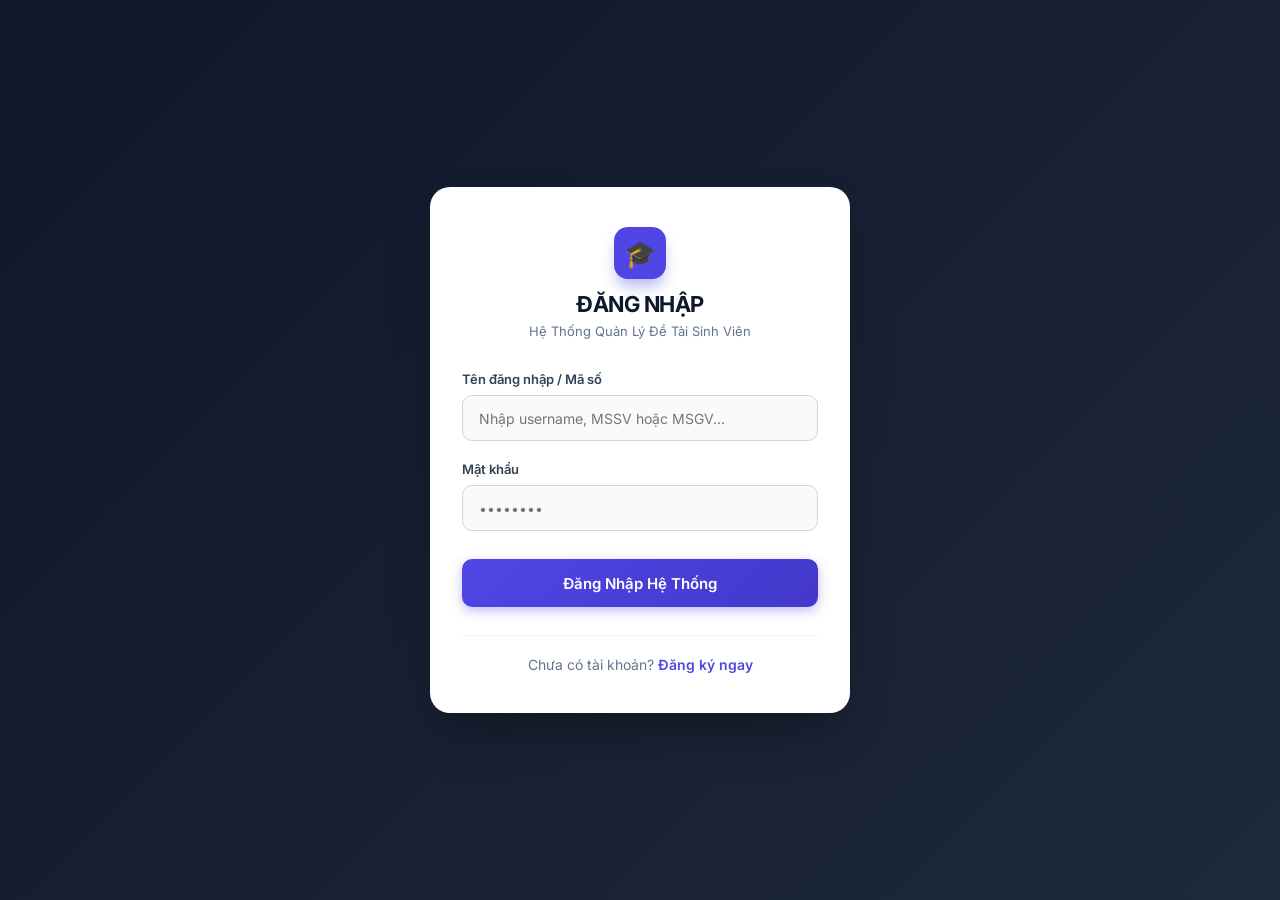
<file: index.html>
<!DOCTYPE html>
<html lang="vi">
<head>
    <meta charset="UTF-8">
    <meta name="viewport" content="width=device-width, initial-scale=1.0">
    <title>Đăng Nhập - Hệ Thống Đề Tài</title>
    <link rel="preconnect" href="https://fonts.googleapis.com">
    <link rel="preconnect" href="https://fonts.gstatic.com" crossorigin>
    <link href="https://fonts.googleapis.com/css2?family=Inter:wght@400;500;600;700&display=swap" rel="stylesheet">
    
    <style>
        * {
            margin: 0;
            padding: 0;
            box-sizing: border-box;
            font-family: 'Inter', -apple-system, BlinkMacSystemFont, "Segoe UI", Roboto, sans-serif;
        }

        body {
            background: linear-gradient(135deg, #0f172a 0%, #1e293b 100%);
            min-height: 100vh;
            display: flex;
            align-items: center;
            justify-content: center;
            padding: 20px;
        }

        .login-card {
            width: 100%;
            max-width: 420px;
            background: #ffffff;
            border-radius: 20px;
            padding: 40px 32px;
            box-shadow: 0 25px 50px -12px rgba(0, 0, 0, 0.35);
        }

        .brand-header {
            text-align: center;
            margin-bottom: 32px;
        }

        .brand-icon {
            width: 52px;
            height: 52px;
            background: #4f46e5;
            color: white;
            border-radius: 14px;
            display: inline-flex;
            align-items: center;
            justify-content: center;
            font-size: 26px;
            margin-bottom: 12px;
            box-shadow: 0 10px 15px -3px rgba(79, 70, 229, 0.4);
        }

        .brand-title {
            font-size: 22px;
            font-weight: 700;
            color: #0f172a;
            letter-spacing: -0.02em;
        }

        .brand-subtitle {
            font-size: 13px;
            color: #64748b;
            margin-top: 6px;
        }

        .form-group {
            margin-bottom: 20px;
        }

        .form-group label {
            display: block;
            font-size: 13px;
            font-weight: 600;
            color: #334155;
            margin-bottom: 8px;
        }

        .input-control {
            width: 100%;
            height: 46px;
            padding: 0 16px;
            border: 1px solid #cbd5e1;
            border-radius: 10px;
            font-size: 14px;
            color: #0f172a;
            outline: none;
            transition: all 0.2s ease;
            background-color: #f8fafc;
        }

        .input-control:focus {
            background-color: #ffffff;
            border-color: #4f46e5;
            box-shadow: 0 0 0 4px rgba(79, 70, 229, 0.12);
        }

        .btn-submit {
            width: 100%;
            height: 48px;
            background: linear-gradient(135deg, #4f46e5 0%, #4338ca 100%);
            color: #ffffff;
            border: none;
            border-radius: 10px;
            font-size: 15px;
            font-weight: 600;
            cursor: pointer;
            transition: all 0.2s ease;
            box-shadow: 0 4px 12px rgba(79, 70, 229, 0.35);
            margin-top: 8px;
        }

        .btn-submit:hover {
            transform: translateY(-1px);
            box-shadow: 0 6px 16px rgba(79, 70, 229, 0.45);
        }

        .btn-submit:active {
            transform: translateY(0);
        }

        .auth-footer {
            text-align: center;
            margin-top: 28px;
            padding-top: 20px;
            border-top: 1px solid #f1f5f9;
            font-size: 14px;
            color: #64748b;
        }

        .auth-footer a {
            color: #4f46e5;
            font-weight: 600;
            text-decoration: none;
        }

        .auth-footer a:hover {
            text-decoration: underline;
        }
    </style>
</head>
<body>
    <div class="login-card">
        <div class="brand-header">
            <div class="brand-icon">🎓</div>
            <h1 class="brand-title">ĐĂNG NHẬP</h1>
            <p class="brand-subtitle">Hệ Thống Quản Lý Đề Tài Sinh Viên</p>
        </div>

        <form id="loginForm">
            <div class="form-group">
                <label for="username">Tên đăng nhập / Mã số</label>
                <input type="text" id="username" class="input-control" required placeholder="Nhập username, MSSV hoặc MSGV..." autocomplete="username">
            </div>

            <div class="form-group">
                <label for="password">Mật khẩu</label>
                <input type="password" id="password" class="input-control" required placeholder="••••••••" autocomplete="current-password">
            </div>

            <button type="submit" class="btn-submit">Đăng Nhập Hệ Thống</button>
        </form>

        <div class="auth-footer">
            Chưa có tài khoản? <a href="register.html">Đăng ký ngay</a>
        </div>
    </div>
   
    <script src="js/mock-api.js"></script>
    <script src="js/auth.js"></script>
</body>
</html>
</file>
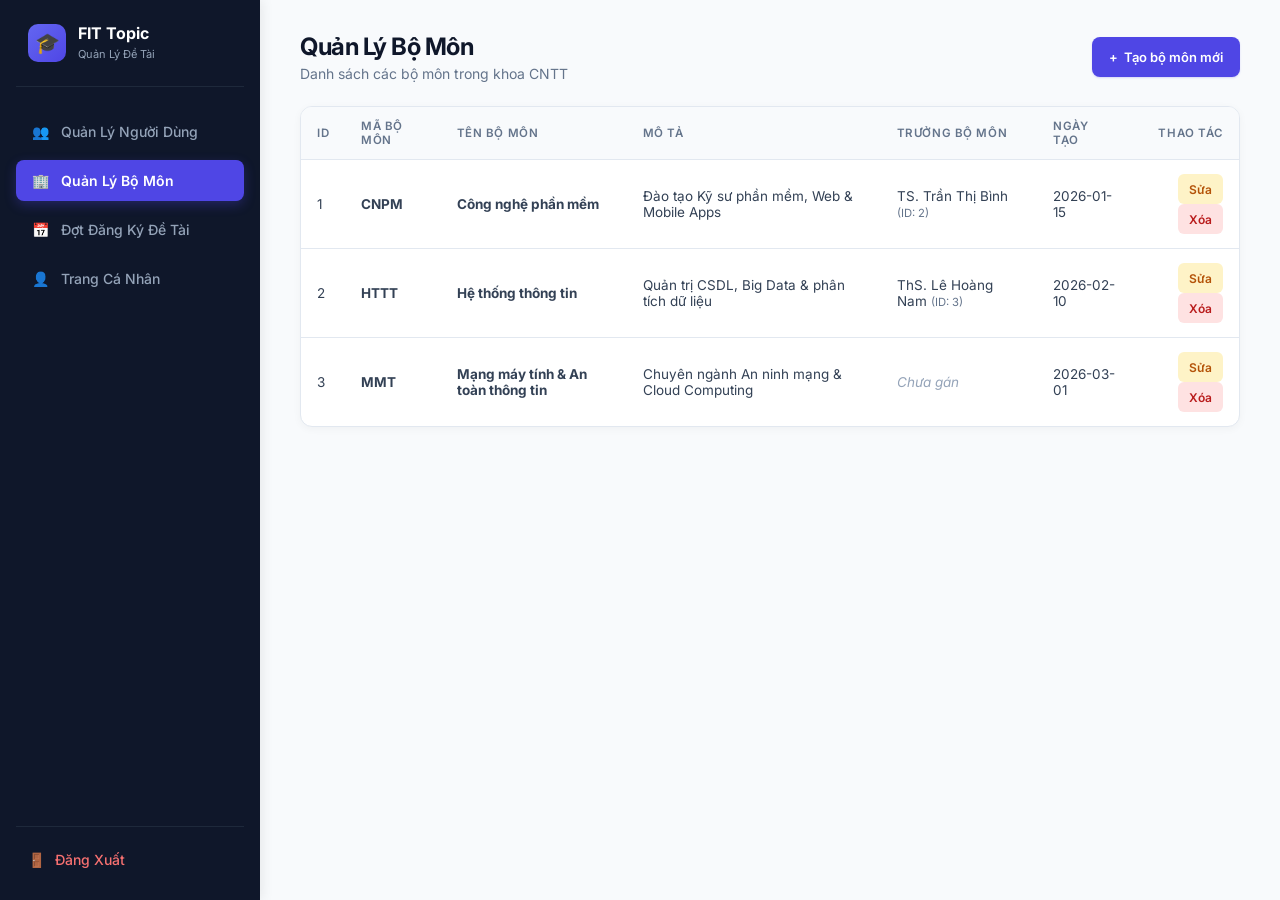
<file: departments.html>
<!DOCTYPE html>
<html lang="vi">
<head>
    <meta charset="UTF-8">
    <meta name="viewport" content="width=device-width, initial-scale=1.0">
    <title>Quản Lý Bộ Môn - FIT Topic Manager</title>
    <link rel="stylesheet" href="css/style.css">
</head>
<body>
    <div class="app-layout">
        <!-- SIDEBAR MENU BÊN TRÁI -->
        <aside class="sidebar">
            <div class="sidebar-brand">
                <div class="sidebar-brand-icon">🎓</div>
                <div class="sidebar-brand-text">
                    FIT Topic<br>
                    <small style="font-size: 11px; color: #94a3b8; font-weight: normal;">Quản Lý Đề Tài</small>
                </div>
            </div>

            <ul class="sidebar-menu">
                <li class="sidebar-menu-item">
                    <a href="users.html">
                        <span>👥</span> Quản Lý Người Dùng
                    </a>
                </li>
                <li class="sidebar-menu-item active">
                    <a href="departments.html">
                        <span>🏢</span> Quản Lý Bộ Môn
                    </a>
                </li>
                <li class="sidebar-menu-item">
                    <a href="registration-periods.html">
                        <span>📅</span> Đợt Đăng Ký Đề Tài
                    </a>
                </li>
                <li class="sidebar-menu-item">
                    <a href="profile.html">
                        <span>👤</span> Trang Cá Nhân
                    </a>
                </li>
            </ul>

            <div class="sidebar-footer">
                <a href="#" onclick="logout()" style="color: #f87171; text-decoration: none; font-size: 14px; font-weight: 500; display: flex; align-items: center; gap: 10px; padding: 8px 12px;">
                    <span>🚪</span> Đăng Xuất
                </a>
            </div>
        </aside>

        <!-- NỘI DUNG CHÍNH BÊN PHẢI -->
        <main class="main-wrapper">
            <div class="page-header" style="margin-bottom: 24px;">
                <div class="page-title">
                    <h1 style="font-size: 24px; color: #0f172a; margin-bottom: 4px;">Quản Lý Bộ Môn</h1>
                    <p style="color: #64748b; font-size: 14px;">Danh sách các bộ môn trong khoa CNTT</p>
                </div>
                <div class="header-actions">
                    <button onclick="openCreateDeptModal()" class="btn btn-primary">
                        <span>+</span> Tạo bộ môn mới
                    </button>
                </div>
            </div>

            <div class="table-card">
                <table class="data-table">
                    <thead>
                        <tr>
                            <th>ID</th>
                            <th>MÃ BỘ MÔN</th>
                            <th>TÊN BỘ MÔN</th>
                            <th>MÔ TẢ</th>
                            <th>TRƯỞNG BỘ MÔN</th>
                            <th>NGÀY TẠO</th>
                            <th style="text-align: right;">THAO TÁC</th>
                        </tr>
                    </thead>
                    <tbody id="deptTableBody">
                        <tr>
                            <td colspan="7" style="text-align: center; color: #94a3b8; padding: 40px;">Đang tải dữ liệu bộ môn...</td>
                        </tr>
                    </tbody>
                </table>
            </div>
        </main>
    </div>

    <!-- MODAL TẠO BỘ MÔN -->
    <div id="createDeptModal" class="modal">
        <div class="modal-content">
            <div class="modal-header">
                <h3>Tạo Bộ Môn Mới</h3>
            </div>
            <form id="createDeptForm">
                <div class="form-row">
                    <div class="form-group">
                        <label>Mã bộ môn (*)</label>
                        <input type="text" id="createDeptCode" placeholder="VD: CNPM" required>
                    </div>
                    <div class="form-group">
                        <label>Tên bộ môn (*)</label>
                        <input type="text" id="createDeptName" placeholder="VD: Công nghệ phần mềm" required>
                    </div>
                </div>

                <div class="form-group">
                    <label>Mô tả</label>
                    <textarea id="createDeptDesc" rows="3" style="width: 100%; padding: 10px; border: 1px solid #cbd5e1; border-radius: 8px;" placeholder="Mô tả ngành/bộ môn..."></textarea>
                </div>

                <div class="form-group">
                    <label>ID Trưởng bộ môn (Nếu có)</label>
                    <input type="number" id="createHeadLecturerId" placeholder="VD: 3">
                </div>

                <div style="display: flex; gap: 8px; justify-content: flex-end; margin-top: 16px;">
                    <button type="button" onclick="closeModal('createDeptModal')" class="btn btn-secondary">Hủy</button>
                    <button type="submit" class="btn btn-primary">Tạo Mới</button>
                </div>
            </form>
        </div>
    </div>

    <!-- MODAL SỬA BỘ MÔN -->
    <div id="editDeptModal" class="modal">
        <div class="modal-content">
            <div class="modal-header">
                <h3>Cập Nhật Bộ Môn</h3>
            </div>
            <form id="editDeptForm">
                <input type="hidden" id="editDeptId">
                <div class="form-row">
                    <div class="form-group">
                        <label>Mã bộ môn (*)</label>
                        <input type="text" id="editDeptCode" required>
                    </div>
                    <div class="form-group">
                        <label>Tên bộ môn (*)</label>
                        <input type="text" id="editDeptName" required>
                    </div>
                </div>

                <div class="form-group">
                    <label>Mô tả</label>
                    <textarea id="editDeptDesc" rows="3" style="width: 100%; padding: 10px; border: 1px solid #cbd5e1; border-radius: 8px;"></textarea>
                </div>

                <div class="form-group">
                    <label>ID Trưởng bộ môn</label>
                    <input type="number" id="editHeadLecturerId">
                </div>

                <div style="display: flex; gap: 8px; justify-content: flex-end; margin-top: 16px;">
                    <button type="button" onclick="closeModal('editDeptModal')" class="btn btn-secondary">Hủy</button>
                    <button type="submit" class="btn btn-primary">Lưu Thay Đổi</button>
                </div>
            </form>
        </div>
    </div>

    <script src="js/mock-api.js"></script>
    <script src="js/departments.js"></script>
</body>
</html>
</file>
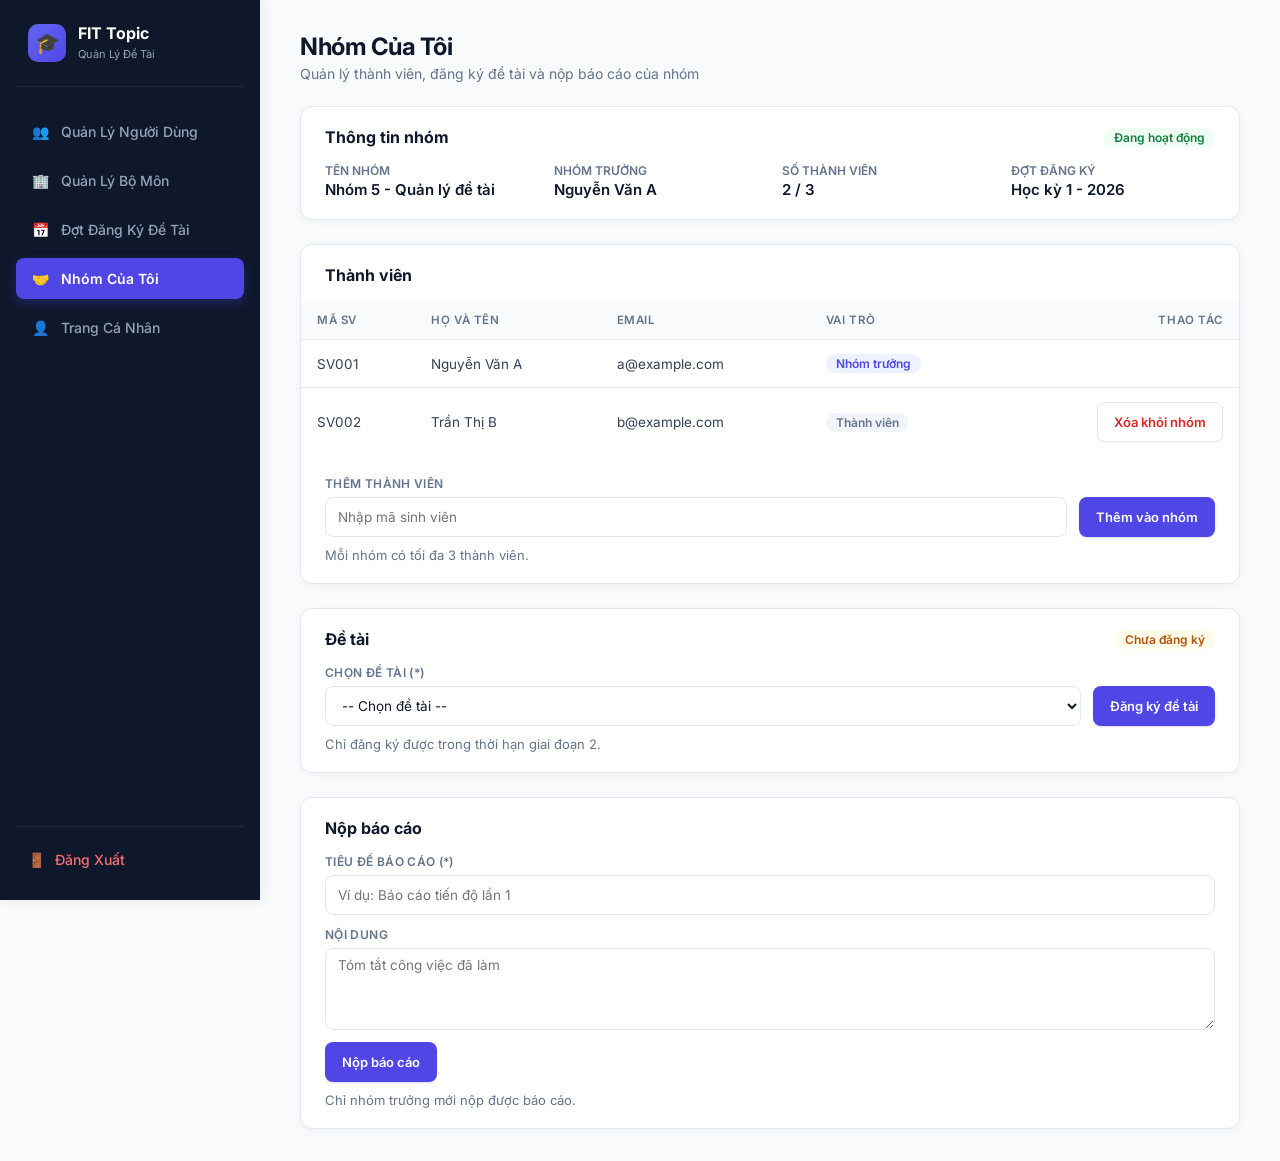
<file: groups.html>
<!DOCTYPE html>
<html lang="vi">
<head>
    <meta charset="UTF-8">
    <meta name="viewport" content="width=device-width, initial-scale=1.0">
    <title>Nhóm Sinh Viên - FIT Topic Manager</title>
    <link rel="stylesheet" href="css/style.css">

    <!-- Chỉ phần riêng của trang nhóm (badge, khối thông tin). Class bắt đầu bằng "grp-" nên không đụng trang khác.
         Nếu muốn, chuyển sang css/style.css sau. -->
    <style>
        .grp-info { display: grid; grid-template-columns: repeat(auto-fit, minmax(200px, 1fr)); gap: 16px 24px; margin: 0; }
        .grp-info dt { font-size: 12px; color: #64748b; margin-bottom: 2px; font-weight: 600; }
        .grp-info dd { margin: 0; color: #0f172a; font-weight: 600; font-size: 15px; }

        .grp-badge { display: inline-block; padding: 2px 10px; border-radius: 999px; font-size: 12px; font-weight: 600; }
        .grp-badge-leader { background: #eef2ff; color: #4f46e5; }
        .grp-badge-member { background: #f1f5f9; color: #64748b; }
        .grp-badge-ok { background: #f0fdf4; color: #15803d; }
        .grp-badge-warn { background: #fffbeb; color: #b45309; }

        .grp-section-head { display: flex; align-items: center; justify-content: space-between; gap: 12px; margin-bottom: 16px; }
        .grp-section-head h3 { margin: 0; font-size: 16px; color: #0f172a; }
        .grp-card-body { padding: 20px 24px; }
        .grp-hint { font-size: 13px; color: #64748b; margin-top: 10px; }
        .grp-form-inline { display: flex; gap: 12px; align-items: flex-end; flex-wrap: wrap; }
        .grp-form-inline .form-group { flex: 1; min-width: 220px; margin-bottom: 0; }
        .grp-empty { text-align: center; padding: 32px 16px; color: #94a3b8; }
        .grp-empty p { margin-bottom: 16px; }
        .grp-hidden { display: none; }
    </style>
</head>
<body>
    <div class="app-layout">
        <!-- SIDEBAR MENU BÊN TRÁI (giống users.html, thêm mục "Nhóm Của Tôi") -->
        <aside class="sidebar">
            <div class="sidebar-brand">
                <div class="sidebar-brand-icon">🎓</div>
                <div class="sidebar-brand-text">
                    FIT Topic<br>
                    <small style="font-size: 11px; color: #94a3b8; font-weight: normal;">Quản Lý Đề Tài</small>
                </div>
            </div>

            <ul class="sidebar-menu">
                <li class="sidebar-menu-item">
                    <a href="users.html">
                        <span>👥</span> Quản Lý Người Dùng
                    </a>
                </li>
                <li class="sidebar-menu-item">
                    <a href="departments.html">
                        <span>🏢</span> Quản Lý Bộ Môn
                    </a>
                </li>
                <li class="sidebar-menu-item">
                    <a href="registration-periods.html">
                        <span>📅</span> Đợt Đăng Ký Đề Tài
                    </a>
                </li>
                <li class="sidebar-menu-item active">
                    <a href="groups.html">
                        <span>🤝</span> Nhóm Của Tôi
                    </a>
                </li>
                <li class="sidebar-menu-item">
                    <a href="profile.html">
                        <span>👤</span> Trang Cá Nhân
                    </a>
                </li>
            </ul>

            <div class="sidebar-footer">
                <a href="#" onclick="logout()" style="color: #f87171; text-decoration: none; font-size: 14px; font-weight: 500; display: flex; align-items: center; gap: 10px; padding: 8px 12px;">
                    <span>🚪</span> Đăng Xuất
                </a>
            </div>
        </aside>

        <!-- NỘI DUNG CHÍNH BÊN PHẢI -->
        <main class="main-wrapper">
            <!-- Header trang -->
            <div class="page-header" style="margin-bottom: 24px;">
                <div class="page-title">
                    <h1 style="font-size: 24px; color: #0f172a; margin-bottom: 4px;">Nhóm Của Tôi</h1>
                    <p style="color: #64748b; font-size: 14px;">Quản lý thành viên, đăng ký đề tài và nộp báo cáo của nhóm</p>
                </div>
            </div>

            <!-- CHƯA CÓ NHÓM: GET /api/groups/my-group chưa trả về nhóm -->
            <div class="table-card grp-hidden" id="noGroupState" style="margin-bottom: 24px;">
                <div class="grp-empty">
                    <p>Bạn chưa thuộc nhóm nào trong đợt đăng ký này.</p>
                    <button type="button" class="btn btn-primary" data-action="show-create-group">+ Tạo nhóm mới</button>
                </div>
            </div>

            <!-- FORM TẠO NHÓM: POST /api/groups -->
            <div class="table-card grp-hidden" id="createGroupCard" style="margin-bottom: 24px;">
                <div class="grp-card-body">
                    <div class="grp-section-head"><h3>Tạo nhóm mới</h3></div>
                    <form id="createGroupForm">
                        <div class="grp-form-inline">
                            <div class="form-group">
                                <label>Tên nhóm (*)</label>
                                <input type="text" id="createGroupName" placeholder="Ví dụ: Nhóm 5 - Quản lý đề tài" required>
                            </div>
                            <button type="submit" class="btn btn-primary">Tạo nhóm</button>
                        </div>
                        <p class="grp-hint">Người tạo nhóm sẽ là nhóm trưởng.</p>
                    </form>
                </div>
            </div>

            <!-- ===== KHI ĐÃ CÓ NHÓM ===== -->
            <div id="groupContent">

                <!-- THÔNG TIN NHÓM: GET /api/groups/my-group -->
                <div class="table-card" style="margin-bottom: 24px;">
                    <div class="grp-card-body">
                        <div class="grp-section-head">
                            <h3>Thông tin nhóm</h3>
                            <span class="grp-badge grp-badge-ok" id="groupStatus">Đang hoạt động</span>
                        </div>
                        <dl class="grp-info">
                            <div><dt>TÊN NHÓM</dt><dd id="groupNameText">Nhóm 5 - Quản lý đề tài</dd></div>
                            <div><dt>NHÓM TRƯỞNG</dt><dd id="groupLeaderText">Nguyễn Văn A</dd></div>
                            <div><dt>SỐ THÀNH VIÊN</dt><dd id="groupCountText">2 / 3</dd></div>
                            <div><dt>ĐỢT ĐĂNG KÝ</dt><dd id="groupPeriodText">Học kỳ 1 - 2026</dd></div>
                        </dl>
                    </div>
                </div>

                <!-- THÀNH VIÊN: thêm POST /api/groups/{id}/members, xóa DELETE /api/groups/{id}/members/{studentId} -->
                <div class="table-card" style="margin-bottom: 24px;">
                    <div class="grp-card-body" style="padding-bottom: 0;">
                        <div class="grp-section-head"><h3>Thành viên</h3></div>
                    </div>
                    <table class="data-table">
                        <thead>
                            <tr>
                                <th>MÃ SV</th>
                                <th>HỌ VÀ TÊN</th>
                                <th>EMAIL</th>
                                <th>VAI TRÒ</th>
                                <th style="text-align: right;">THAO TÁC</th>
                            </tr>
                        </thead>
                        <tbody id="memberTableBody">
                            <tr data-student-id="1">
                                <td>SV001</td>
                                <td>Nguyễn Văn A</td>
                                <td>a@example.com</td>
                                <td><span class="grp-badge grp-badge-leader">Nhóm trưởng</span></td>
                                <td style="text-align: right;"></td>
                            </tr>
                            <tr data-student-id="2">
                                <td>SV002</td>
                                <td>Trần Thị B</td>
                                <td>b@example.com</td>
                                <td><span class="grp-badge grp-badge-member">Thành viên</span></td>
                                <td style="text-align: right;">
                                    <!-- Chỉ nhóm trưởng mới thấy nút này -->
                                    <button type="button" class="btn btn-secondary" style="color: #dc2626;"
                                            data-action="remove-member" data-student-id="2">Xóa khỏi nhóm</button>
                                </td>
                            </tr>
                        </tbody>
                    </table>

                    <!-- Chỉ nhóm trưởng thấy form này, ẩn khi đủ 3 thành viên -->
                    <div class="grp-card-body">
                        <form id="addMemberForm">
                            <div class="grp-form-inline">
                                <div class="form-group">
                                    <label>Thêm thành viên</label>
                                    <input type="text" id="addMemberCode" placeholder="Nhập mã sinh viên" required>
                                </div>
                                <button type="submit" class="btn btn-primary">Thêm vào nhóm</button>
                            </div>
                            <p class="grp-hint">Mỗi nhóm có tối đa 3 thành viên.</p>
                        </form>
                    </div>
                </div>

                <!-- ĐỀ TÀI: POST /api/groups/{id}/register-topic, DELETE /api/groups/{id}/cancel-topic -->
                <div class="table-card" style="margin-bottom: 24px;">
                    <div class="grp-card-body">
                        <div class="grp-section-head">
                            <h3>Đề tài</h3>
                            <span class="grp-badge grp-badge-warn" id="topicStatus">Chưa đăng ký</span>
                        </div>

                        <!-- Khi chưa đăng ký đề tài -->
                        <form id="registerTopicForm">
                            <div class="grp-form-inline">
                                <div class="form-group">
                                    <label>Chọn đề tài (*)</label>
                                    <select id="topicSelect" required>
                                        <option value="">-- Chọn đề tài --</option>
                                        <option value="1">Hệ thống quản lý đề tài</option>
                                        <option value="2">Website đặt sân cầu lông</option>
                                    </select>
                                </div>
                                <button type="submit" class="btn btn-primary">Đăng ký đề tài</button>
                            </div>
                            <p class="grp-hint">Chỉ đăng ký được trong thời hạn giai đoạn 2.</p>
                        </form>

                        <!-- Khi đã đăng ký đề tài (hiện thay cho form trên) -->
                        <div class="grp-hidden" id="registeredTopic">
                            <dl class="grp-info">
                                <div><dt>TÊN ĐỀ TÀI</dt><dd id="topicNameText">Hệ thống quản lý đề tài</dd></div>
                                <div><dt>GIẢNG VIÊN HƯỚNG DẪN</dt><dd id="topicAdvisorText">TS. Lê Văn C</dd></div>
                            </dl>
                            <div style="margin-top: 16px;">
                                <button type="button" class="btn btn-secondary" style="color: #dc2626;" data-action="cancel-topic">Hủy đăng ký đề tài</button>
                            </div>
                        </div>
                    </div>
                </div>

                <!-- BÁO CÁO: POST /api/groups/{id}/reports -->
                <div class="table-card">
                    <div class="grp-card-body">
                        <div class="grp-section-head"><h3>Nộp báo cáo</h3></div>
                        <form id="reportForm">
                            <div class="form-group">
                                <label>Tiêu đề báo cáo (*)</label>
                                <input type="text" id="reportTitle" placeholder="Ví dụ: Báo cáo tiến độ lần 1" required>
                            </div>
                            <div class="form-group">
                                <label>Nội dung</label>
                                <textarea id="reportContent" rows="4" placeholder="Tóm tắt công việc đã làm"></textarea>
                            </div>
                            <button type="submit" class="btn btn-primary">Nộp báo cáo</button>
                            <p class="grp-hint">Chỉ nhóm trưởng mới nộp được báo cáo.</p>
                        </form>
                    </div>
                </div>
            </div>
        </main>
    </div>

    <!-- Giống users.html. Khi làm phần API: thêm <script src="js/groups.js"></script> ở đây -->
    <script src="js/mock-api.js"></script>
</body>
</html>
</file>
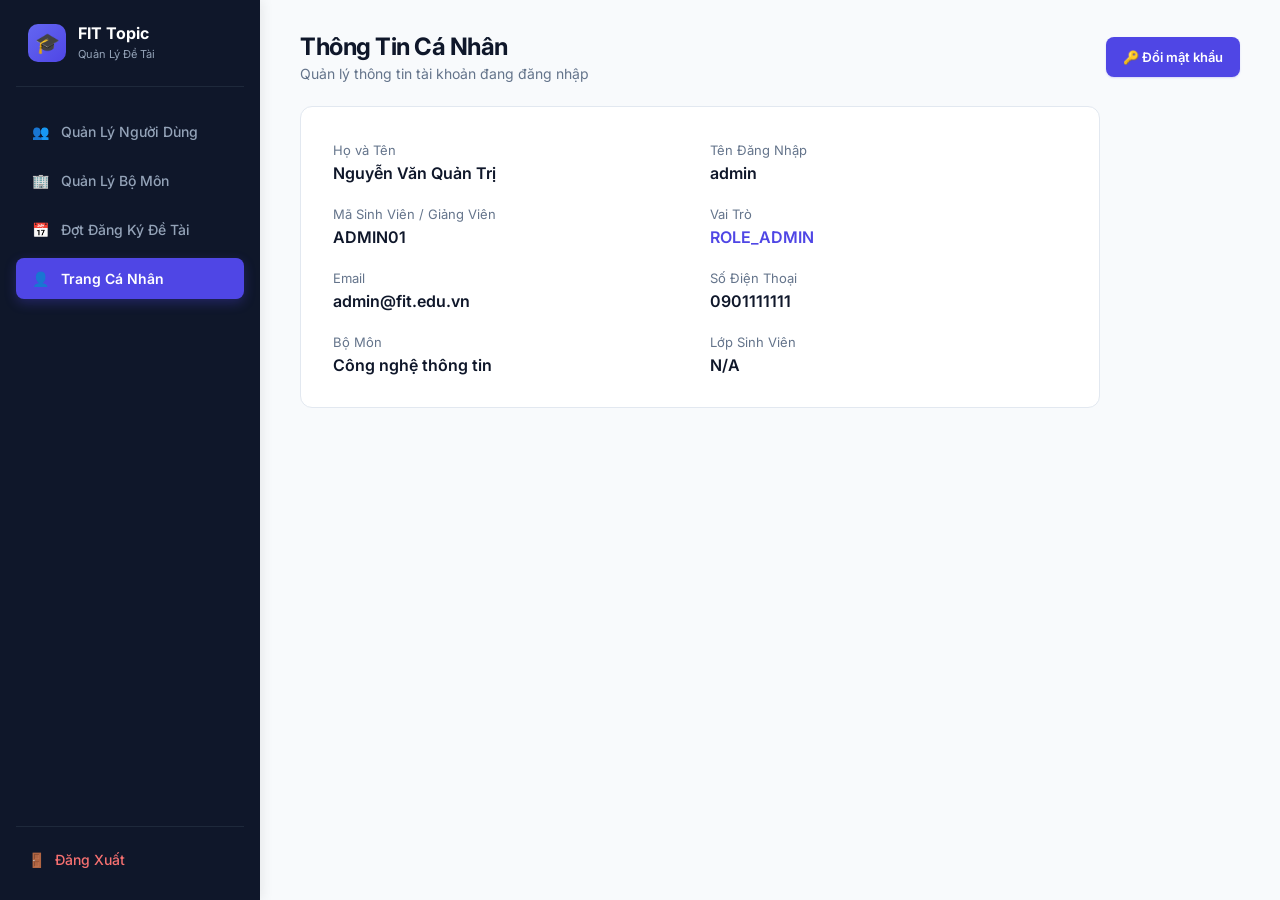
<file: profile.html>
<!DOCTYPE html>
<html lang="vi">
<head>
    <meta charset="UTF-8">
    <meta name="viewport" content="width=device-width, initial-scale=1.0">
    <title>Trang Cá Nhân - FIT Topic Manager</title>
    <link rel="stylesheet" href="css/style.css">
</head>
<body>
    <div class="app-layout">
        <!-- SIDEBAR MENU BÊN TRÁI -->
        <aside class="sidebar">
            <div class="sidebar-brand">
                <div class="sidebar-brand-icon">🎓</div>
                <div class="sidebar-brand-text">
                    FIT Topic<br>
                    <small style="font-size: 11px; color: #94a3b8; font-weight: normal;">Quản Lý Đề Tài</small>
                </div>
            </div>

            <ul class="sidebar-menu">
                <li class="sidebar-menu-item">
                    <a href="users.html">
                        <span>👥</span> Quản Lý Người Dùng
                    </a>
                </li>
                <li class="sidebar-menu-item">
                    <a href="departments.html">
                        <span>🏢</span> Quản Lý Bộ Môn
                    </a>
                </li>
                <li class="sidebar-menu-item">
                    <a href="registration-periods.html">
                        <span>📅</span> Đợt Đăng Ký Đề Tài
                    </a>
                </li>
                <li class="sidebar-menu-item active">
                    <a href="profile.html">
                        <span>👤</span> Trang Cá Nhân
                    </a>
                </li>
            </ul>

            <div class="sidebar-footer">
                <a href="#" onclick="logout()" style="color: #f87171; text-decoration: none; font-size: 14px; font-weight: 500; display: flex; align-items: center; gap: 10px; padding: 8px 12px;">
                    <span>🚪</span> Đăng Xuất
                </a>
            </div>
        </aside>

        <!-- NỘI DUNG CHÍNH BÊN PHẢI -->
        <main class="main-wrapper">
            <div class="page-header" style="margin-bottom: 24px;">
                <div class="page-title">
                    <h1 style="font-size: 24px; color: #0f172a; margin-bottom: 4px;">Thông Tin Cá Nhân</h1>
                    <p style="color: #64748b; font-size: 14px;">Quản lý thông tin tài khoản đang đăng nhập</p>
                </div>
                <div class="header-actions">
                    <button onclick="openPasswordModal()" class="btn btn-primary">
                        🔑 Đổi mật khẩu
                    </button>
                </div>
            </div>

            <div style="background: white; border-radius: 12px; padding: 32px; border: 1px solid #e2e8f0; max-width: 800px;">
                <div style="display: grid; grid-template-columns: 1fr 1fr; gap: 20px;">
                    <div>
                        <span style="color: #64748b; font-size: 13px;">Họ và Tên</span>
                        <p id="profFullName" style="font-size: 16px; font-weight: 600; color: #0f172a; margin-top: 4px;">-</p>
                    </div>
                    <div>
                        <span style="color: #64748b; font-size: 13px;">Tên Đăng Nhập</span>
                        <p id="profUsername" style="font-size: 16px; font-weight: 600; color: #0f172a; margin-top: 4px;">-</p>
                    </div>
                    <div>
                        <span style="color: #64748b; font-size: 13px;">Mã Sinh Viên / Giảng Viên</span>
                        <p id="profCode" style="font-size: 16px; font-weight: 600; color: #0f172a; margin-top: 4px;">-</p>
                    </div>
                    <div>
                        <span style="color: #64748b; font-size: 13px;">Vai Trò</span>
                        <p id="profRole" style="font-size: 16px; font-weight: 600; color: #4f46e5; margin-top: 4px;">-</p>
                    </div>
                    <div>
                        <span style="color: #64748b; font-size: 13px;">Email</span>
                        <p id="profEmail" style="font-size: 16px; font-weight: 600; color: #0f172a; margin-top: 4px;">-</p>
                    </div>
                    <div>
                        <span style="color: #64748b; font-size: 13px;">Số Điện Thoại</span>
                        <p id="profPhone" style="font-size: 16px; font-weight: 600; color: #0f172a; margin-top: 4px;">-</p>
                    </div>
                    <div>
                        <span style="color: #64748b; font-size: 13px;">Bộ Môn</span>
                        <p id="profDept" style="font-size: 16px; font-weight: 600; color: #0f172a; margin-top: 4px;">-</p>
                    </div>
                    <div>
                        <span style="color: #64748b; font-size: 13px;">Lớp Sinh Viên</span>
                        <p id="profClass" style="font-size: 16px; font-weight: 600; color: #0f172a; margin-top: 4px;">-</p>
                    </div>
                </div>
            </div>
        </main>
    </div>

    <!-- MODAL ĐỔI MẬT KHẨU -->
    <div id="passwordModal" class="modal">
        <div class="modal-content" style="max-width: 400px;">
            <div class="modal-header">
                <h3>Đổi Mật Khẩu</h3>
            </div>
            <form id="changePasswordForm">
                <div class="form-group" style="margin-bottom: 16px;">
                    <label>Mật khẩu cũ (*)</label>
                    <input type="password" id="oldPassword" required>
                </div>
                <div class="form-group" style="margin-bottom: 20px;">
                    <label>Mật khẩu mới (*)</label>
                    <input type="password" id="newPassword" required>
                </div>
                <div style="display: flex; gap: 8px; justify-content: flex-end;">
                    <button type="button" onclick="closePasswordModal()" class="btn btn-secondary">Hủy</button>
                    <button type="submit" class="btn btn-primary">Xác Nhận Đổi</button>
                </div>
            </form>
        </div>
    </div>

    <script src="js/mock-api.js"></script>
    <script src="js/auth.js"></script>
</body>
</html>
</file>
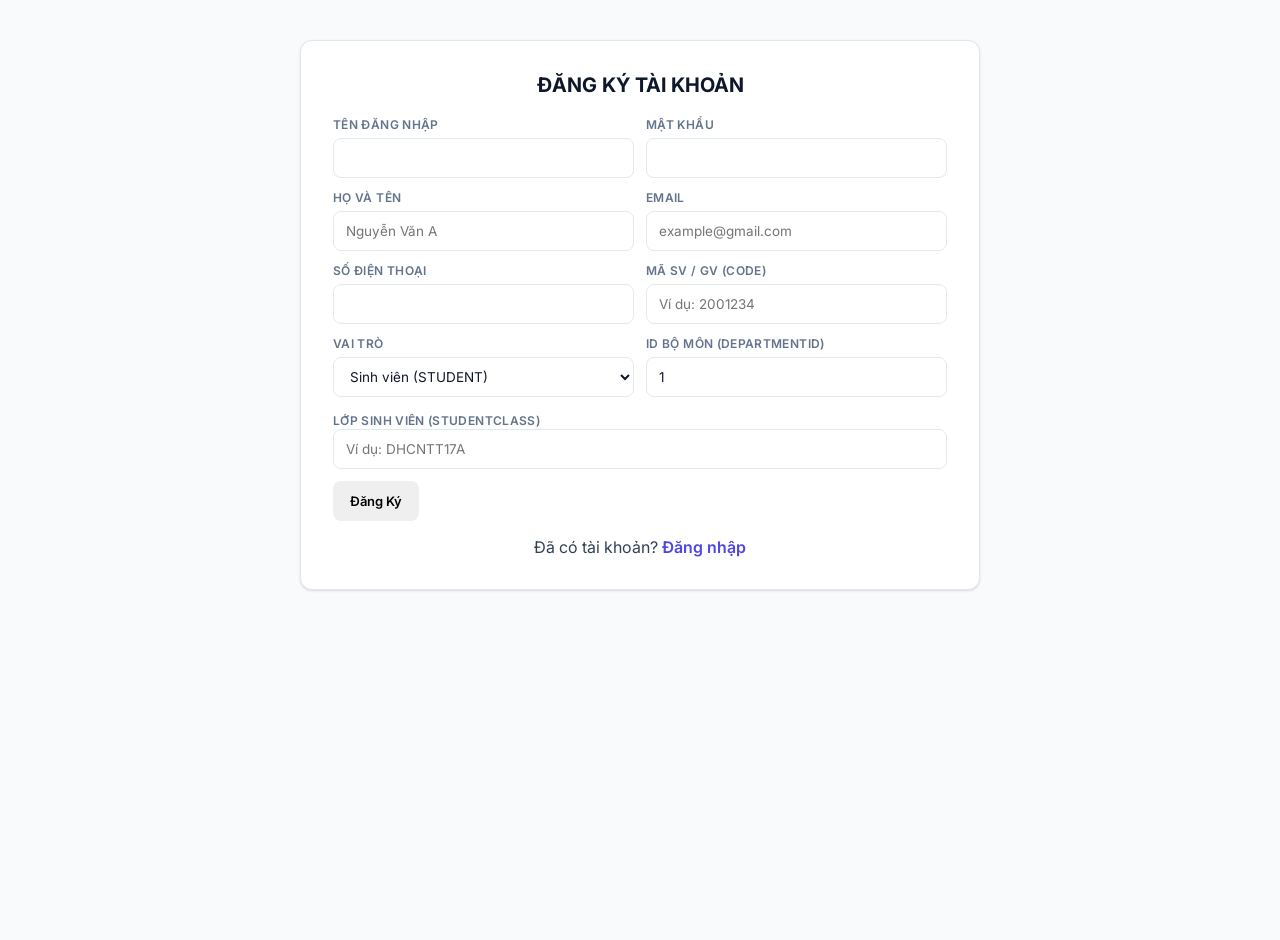
<file: register.html>
<!DOCTYPE html>
<html lang="vi">
<head>
    <meta charset="UTF-8">
    <title>Đăng Ký Tài Khoản</title>
    <link rel="stylesheet" href="css/style.css">
</head>
<body>
    <div class="card card-wide">
        <h2>ĐĂNG KÝ TÀI KHOẢN</h2>
        <form id="registerForm">
            <div class="form-row">
                <div class="form-group">
                    <label for="regUsername">Tên đăng nhập</label>
                    <input type="text" id="regUsername" required>
                </div>
                <div class="form-group">
                    <label for="regPassword">Mật khẩu</label>
                    <input type="password" id="regPassword" required>
                </div>
            </div>

            <div class="form-row">
                <div class="form-group">
                    <label for="fullName">Họ và tên</label>
                    <input type="text" id="fullName" required placeholder="Nguyễn Văn A">
                </div>
                <div class="form-group">
                    <label for="email">Email</label>
                    <input type="email" id="email" required placeholder="example@gmail.com">
                </div>
            </div>

            <div class="form-row">
                <div class="form-group">
                    <label for="phone">Số điện thoại</label>
                    <input type="tel" id="phone" required>
                </div>
                <div class="form-group">
                    <label for="code">Mã SV / GV (code)</label>
                    <input type="text" id="code" required placeholder="Ví dụ: 2001234">
                </div>
            </div>

            <div class="form-row">
                <div class="form-group">
                    <label for="role">Vai trò</label>
                    <select id="role" onchange="toggleStudentClassInput()">
                        <option value="ROLE_STUDENT">Sinh viên (STUDENT)</option>
                        <option value="ROLE_LECTURER">Giảng viên (LECTURER)</option>
                    </select>
                </div>
                <div class="form-group">
                    <label for="departmentId">ID Bộ môn (departmentId)</label>
                    <input type="number" id="departmentId" value="1" required>
                </div>
            </div>

            <div class="form-group" id="studentClassGroup">
                <label for="studentClass">Lớp sinh viên (studentClass)</label>
                <input type="text" id="studentClass" placeholder="Ví dụ: DHCNTT17A">
            </div>

            <button type="submit" class="btn">Đăng Ký</button>
        </form>
        <p class="text-center">
            Đã có tài khoản? <a href="index.html">Đăng nhập</a>
        </p>
    </div>

    <script src="js/auth.js"></script>
</body>
</html>
</file>
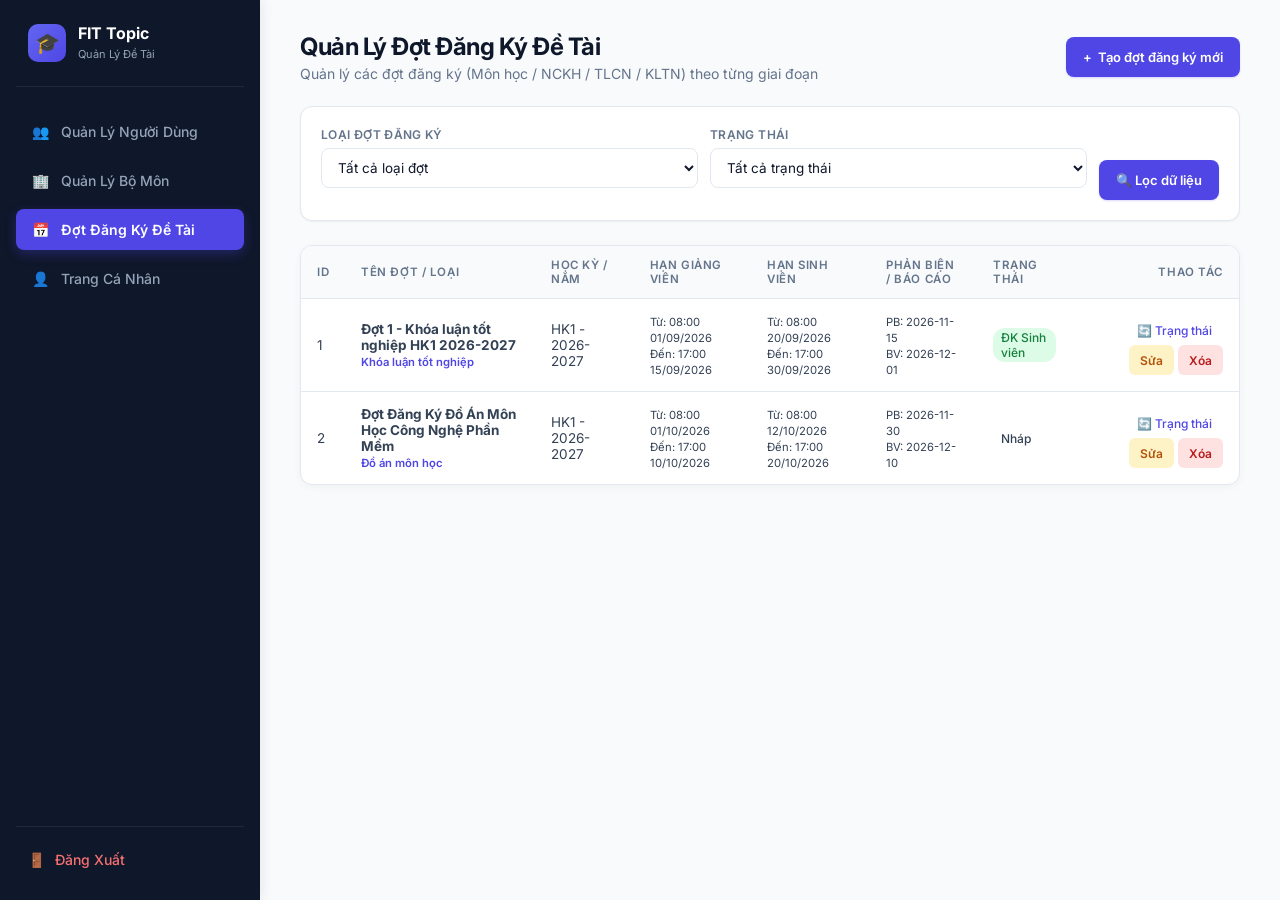
<file: registration-periods.html>
<!DOCTYPE html>
<html lang="vi">
<head>
    <meta charset="UTF-8">
    <meta name="viewport" content="width=device-width, initial-scale=1.0">
    <title>Đợt Đăng Ký Đề Tài - FIT Topic Manager</title>
    <link rel="stylesheet" href="css/style.css">
</head>
<body>
    <div class="app-layout">
        <!-- SIDEBAR MENU BÊN TRÁI -->
        <aside class="sidebar">
            <div class="sidebar-brand">
                <div class="sidebar-brand-icon">🎓</div>
                <div class="sidebar-brand-text">
                    FIT Topic<br>
                    <small style="font-size: 11px; color: #94a3b8; font-weight: normal;">Quản Lý Đề Tài</small>
                </div>
            </div>

            <ul class="sidebar-menu">
                <li class="sidebar-menu-item">
                    <a href="users.html">
                        <span>👥</span> Quản Lý Người Dùng
                    </a>
                </li>
                <li class="sidebar-menu-item">
                    <a href="departments.html">
                        <span>🏢</span> Quản Lý Bộ Môn
                    </a>
                </li>
                <li class="sidebar-menu-item active">
                    <a href="registration-periods.html">
                        <span>📅</span> Đợt Đăng Ký Đề Tài
                    </a>
                </li>
                <li class="sidebar-menu-item">
                    <a href="profile.html">
                        <span>👤</span> Trang Cá Nhân
                    </a>
                </li>
            </ul>

            <div class="sidebar-footer">
                <a href="#" onclick="logout()" style="color: #f87171; text-decoration: none; font-size: 14px; font-weight: 500; display: flex; align-items: center; gap: 10px; padding: 8px 12px;">
                    <span>🚪</span> Đăng Xuất
                </a>
            </div>
        </aside>

        <!-- NỘI DUNG CHÍNH BÊN PHẢI -->
        <main class="main-wrapper">
            <div class="page-header" style="margin-bottom: 24px;">
                <div class="page-title">
                    <h1 style="font-size: 24px; color: #0f172a; margin-bottom: 4px;">Quản Lý Đợt Đăng Ký Đề Tài</h1>
                    <p style="color: #64748b; font-size: 14px;">Quản lý các đợt đăng ký (Môn học / NCKH / TLCN / KLTN) theo từng giai đoạn</p>
                </div>
                <div class="header-actions">
                    <button onclick="openCreateModal()" class="btn btn-primary">
                        <span>+</span> Tạo đợt đăng ký mới
                    </button>
                </div>
            </div>

            <!-- Lọc & Tìm Kiếm -->
            <div class="filter-card" style="margin-bottom: 24px;">
                <div class="filter-grid" style="grid-template-columns: 1fr 1fr auto;">
                    <div class="form-group">
                        <label>LOẠI ĐỢT ĐĂNG KÝ</label>
                        <select id="filterType">
                            <option value="">Tất cả loại đợt</option>
                            <option value="COURSE_PROJECT">Đồ án môn học (COURSE_PROJECT)</option>
                            <option value="SCIENTIFIC_RESEARCH">NCKH (SCIENTIFIC_RESEARCH)</option>
                            <option value="SPECIALIZED_PROJECT">Tiểu luận chuyên ngành (SPECIALIZED_PROJECT)</option>
                            <option value="GRADUATION_THESIS">Khóa luận tốt nghiệp (GRADUATION_THESIS)</option>
                        </select>
                    </div>

                    <div class="form-group">
                        <label>TRẠNG THÁI</label>
                        <select id="filterStatus">
                            <option value="">Tất cả trạng thái</option>
                            <option value="DRAFT">Nháp (DRAFT)</option>
                            <option value="PHASE1_LECTURER_REGISTRATION">ĐK Giảng viên (PHASE1_LECTURER_REGISTRATION)</option>
                            <option value="PHASE1_REVIEWING">Duyệt đề tài GV (PHASE1_REVIEWING)</option>
                            <option value="PHASE2_STUDENT_REGISTRATION">ĐK Sinh viên (PHASE2_STUDENT_REGISTRATION)</option>
                            <option value="IN_PROGRESS">Đang thực hiện (IN_PROGRESS)</option>
                            <option value="REVIEWING">Đang phản biện (REVIEWING)</option>
                            <option value="DEFENSE">Bảo vệ hội đồng (DEFENSE)</option>
                            <option value="COMPLETED">Hoàn thành (COMPLETED)</option>
                            <option value="CANCELLED">Đã hủy (CANCELLED)</option>
                        </select>
                    </div>

                    <button onclick="loadRegistrationPeriods()" class="btn btn-primary" style="align-self: flex-end;">
                        🔍 Lọc dữ liệu
                    </button>
                </div>
            </div>

            <!-- Bảng Dữ Liệu -->
            <div class="table-card">
                <table class="data-table">
                    <thead>
                        <tr>
                            <th>ID</th>
                            <th>TÊN ĐỢT / LOẠI</th>
                            <th>HỌC KỲ / NĂM</th>
                            <th>HẠN GIẢNG VIÊN</th>
                            <th>HẠN SINH VIÊN</th>
                            <th>PHẢN BIỆN / BÁO CÁO</th>
                            <th>TRẠNG THÁI</th>
                            <th style="text-align: right;">THAO TÁC</th>
                        </tr>
                    </thead>
                    <tbody id="periodTableBody">
                        <tr>
                            <td colspan="8" style="text-align: center; color: #94a3b8; padding: 40px;">
                                Đang tải dữ liệu đợt đăng ký...
                            </td>
                        </tr>
                    </tbody>
                </table>
            </div>
        </main>
    </div>

    <!-- MODAL TẠO ĐỢT ĐĂNG KÝ -->
    <div id="createPeriodModal" class="modal">
        <div class="modal-content" style="max-width: 680px;">
            <div class="modal-header">
                <h3>Tạo Đợt Đăng Ký Mới</h3>
            </div>
            <form id="createPeriodForm">
                <div class="form-group">
                    <label>Tên đợt đăng ký (*)</label>
                    <input type="text" id="createName" placeholder="Ví dụ: Đợt 1 - Khóa luận tốt nghiệp HK1 2026-2027" required>
                </div>

                <div class="form-row">
                    <div class="form-group">
                        <label>Loại đợt (*)</label>
                        <select id="createType" required>
                            <option value="COURSE_PROJECT">Đồ án môn học</option>
                            <option value="SCIENTIFIC_RESEARCH">Nghiên cứu khoa học</option>
                            <option value="SPECIALIZED_PROJECT">Tiểu luận chuyên ngành</option>
                            <option value="GRADUATION_THESIS">Khóa luận tốt nghiệp</option>
                        </select>
                    </div>
                    <div class="form-group">
                        <label>Học kỳ (*)</label>
                        <input type="text" id="createSemester" placeholder="HK1 / HK2" required>
                    </div>
                </div>

                <div class="form-row">
                    <div class="form-group">
                        <label>Năm học (*)</label>
                        <input type="text" id="createAcademicYear" placeholder="2026-2027" required>
                    </div>
                    <div class="form-group">
                        <label>Mô tả</label>
                        <input type="text" id="createDescription" placeholder="Mô tả ngắn gọn...">
                    </div>
                </div>

                <div class="form-row">
                    <div class="form-group">
                        <label>Bắt đầu ĐK Giảng viên</label>
                        <input type="datetime-local" id="createLecturerRegStart" required>
                    </div>
                    <div class="form-group">
                        <label>Kết thúc ĐK Giảng viên</label>
                        <input type="datetime-local" id="createLecturerRegEnd" required>
                    </div>
                </div>

                <div class="form-row">
                    <div class="form-group">
                        <label>Bắt đầu ĐK Sinh viên</label>
                        <input type="datetime-local" id="createStudentRegStart" required>
                    </div>
                    <div class="form-group">
                        <label>Kết thúc ĐK Sinh viên</label>
                        <input type="datetime-local" id="createStudentRegEnd" required>
                    </div>
                </div>

                <div class="form-row">
                    <div class="form-group">
                        <label>Hạn chót phản biện</label>
                        <input type="date" id="createReviewerDeadline" required>
                    </div>
                    <div class="form-group">
                        <label>Ngày bảo vệ hội đồng</label>
                        <input type="date" id="createDefenseDate" required>
                    </div>
                </div>

                <div style="display: flex; gap: 8px; justify-content: flex-end; margin-top: 16px;">
                    <button type="button" onclick="closeModal('createPeriodModal')" class="btn btn-secondary">Hủy</button>
                    <button type="submit" class="btn btn-primary">Tạo Mới</button>
                </div>
            </form>
        </div>
    </div>

    <!-- MODAL CẬP NHẬT ĐỢT ĐĂNG KÝ -->
    <div id="editPeriodModal" class="modal">
        <div class="modal-content" style="max-width: 680px;">
            <div class="modal-header">
                <h3>Cập Nhật Thông Tin Đợt Đăng Ký</h3>
            </div>
            <form id="editPeriodForm">
                <input type="hidden" id="editPeriodId">
                <div class="form-group">
                    <label>Tên đợt đăng ký (*)</label>
                    <input type="text" id="editName" required>
                </div>

                <div class="form-row">
                    <div class="form-group">
                        <label>Loại đợt (*)</label>
                        <select id="editType" required>
                            <option value="COURSE_PROJECT">Đồ án môn học</option>
                            <option value="SCIENTIFIC_RESEARCH">Nghiên cứu khoa học</option>
                            <option value="SPECIALIZED_PROJECT">Tiểu luận chuyên ngành</option>
                            <option value="GRADUATION_THESIS">Khóa luận tốt nghiệp</option>
                        </select>
                    </div>
                    <div class="form-group">
                        <label>Học kỳ (*)</label>
                        <input type="text" id="editSemester" required>
                    </div>
                </div>

                <div class="form-row">
                    <div class="form-group">
                        <label>Năm học (*)</label>
                        <input type="text" id="editAcademicYear" required>
                    </div>
                    <div class="form-group">
                        <label>Mô tả</label>
                        <input type="text" id="editDescription">
                    </div>
                </div>

                <div class="form-row">
                    <div class="form-group">
                        <label>Bắt đầu ĐK Giảng viên</label>
                        <input type="datetime-local" id="editLecturerRegStart" required>
                    </div>
                    <div class="form-group">
                        <label>Kết thúc ĐK Giảng viên</label>
                        <input type="datetime-local" id="editLecturerRegEnd" required>
                    </div>
                </div>

                <div class="form-row">
                    <div class="form-group">
                        <label>Bắt đầu ĐK Sinh viên</label>
                        <input type="datetime-local" id="editStudentRegStart" required>
                    </div>
                    <div class="form-group">
                        <label>Kết thúc ĐK Sinh viên</label>
                        <input type="datetime-local" id="editStudentRegEnd" required>
                    </div>
                </div>

                <div class="form-row">
                    <div class="form-group">
                        <label>Hạn chót phản biện</label>
                        <input type="date" id="editReviewerDeadline" required>
                    </div>
                    <div class="form-group">
                        <label>Ngày bảo vệ hội đồng</label>
                        <input type="date" id="editDefenseDate" required>
                    </div>
                </div>

                <div style="display: flex; gap: 8px; justify-content: flex-end; margin-top: 16px;">
                    <button type="button" onclick="closeModal('editPeriodModal')" class="btn btn-secondary">Hủy</button>
                    <button type="submit" class="btn btn-primary">Lưu Thay Đổi</button>
                </div>
            </form>
        </div>
    </div>

    <!-- MODAL CHUYỂN TRẠNG THÁI -->
    <div id="statusModal" class="modal">
        <div class="modal-content" style="max-width: 400px;">
            <div class="modal-header">
                <h3>Chuyển Trạng Thái Đợt</h3>
            </div>
            <form id="statusForm">
                <input type="hidden" id="statusPeriodId">
                <div class="form-group" style="margin-bottom: 20px;">
                    <label>Trạng thái mới (*)</label>
                    <select id="updateStatusSelect" required>
                        <option value="DRAFT">Nháp (DRAFT)</option>
                        <option value="PHASE1_LECTURER_REGISTRATION">ĐK Giảng viên (PHASE1)</option>
                        <option value="PHASE1_REVIEWING">Duyệt đề tài GV (PHASE1_REVIEWING)</option>
                        <option value="PHASE2_STUDENT_REGISTRATION">ĐK Sinh viên (PHASE2)</option>
                        <option value="IN_PROGRESS">Đang thực hiện (IN_PROGRESS)</option>
                        <option value="REVIEWING">Đang phản biện (REVIEWING)</option>
                        <option value="DEFENSE">Bảo vệ hội đồng (DEFENSE)</option>
                        <option value="COMPLETED">Hoàn thành (COMPLETED)</option>
                        <option value="CANCELLED">Đã hủy (CANCELLED)</option>
                    </select>
                </div>
                <div style="display: flex; gap: 8px; justify-content: flex-end;">
                    <button type="button" onclick="closeModal('statusModal')" class="btn btn-secondary">Hủy</button>
                    <button type="submit" class="btn btn-primary">Cập Nhật Trạng Thái</button>
                </div>
            </form>
        </div>
    </div>

    <script src="js/mock-api.js"></script>
    <script src="js/registration-periods.js"></script>
</body>
</html>
</file>
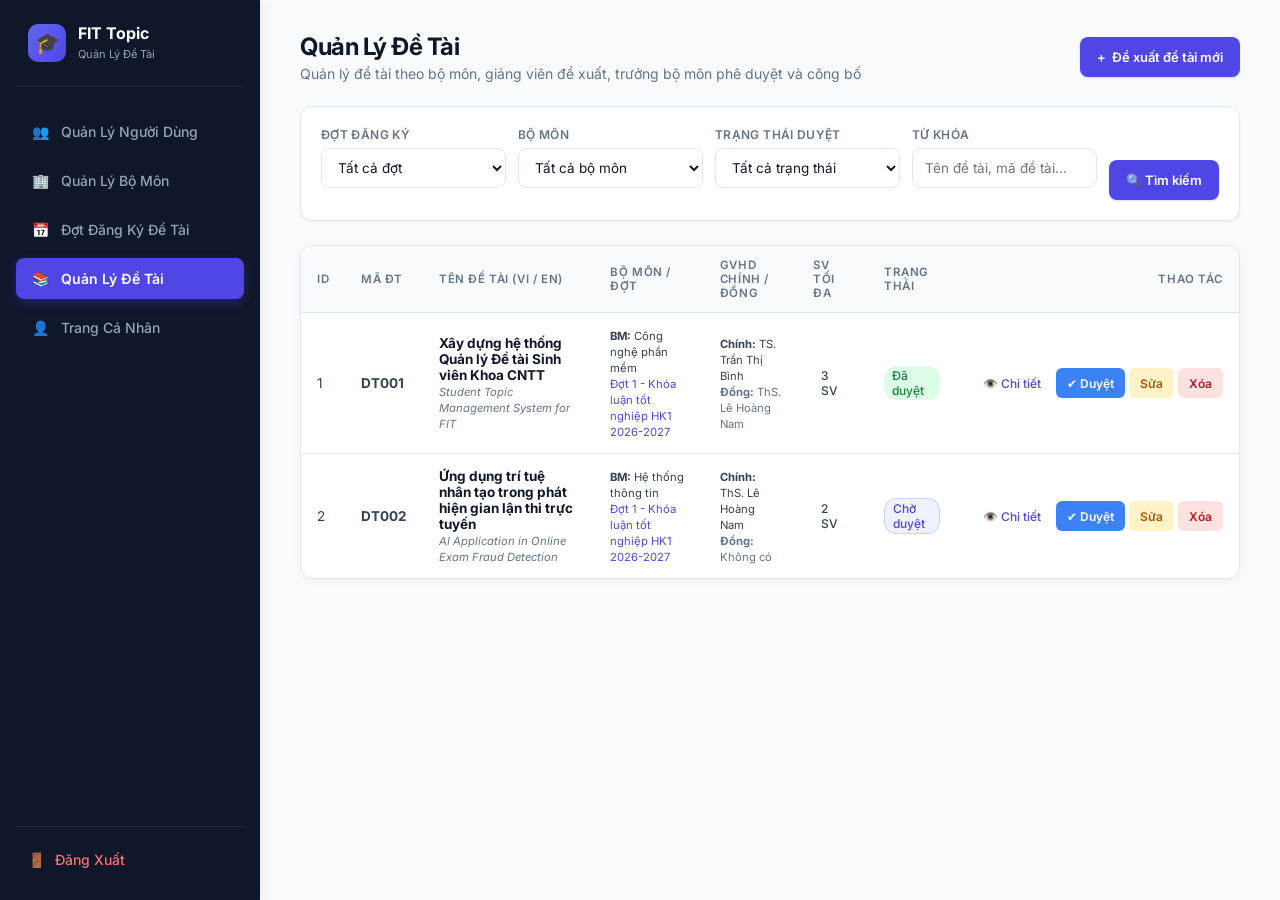
<file: topics.html>
<!DOCTYPE html>
<html lang="vi">
<head>
    <meta charset="UTF-8">
    <meta name="viewport" content="width=device-width, initial-scale=1.0">
    <title>Quản Lý Đề Tài - FIT Topic Manager</title>
    <link rel="stylesheet" href="css/style.css">
</head>
<body>
    <div class="app-layout">
        <!-- SIDEBAR MENU BÊN TRÁI -->
        <aside class="sidebar">
            <div class="sidebar-brand">
                <div class="sidebar-brand-icon">🎓</div>
                <div class="sidebar-brand-text">
                    FIT Topic<br>
                    <small style="font-size: 11px; color: #94a3b8; font-weight: normal;">Quản Lý Đề Tài</small>
                </div>
            </div>

            <ul class="sidebar-menu">
                <li class="sidebar-menu-item">
                    <a href="users.html">
                        <span>👥</span> Quản Lý Người Dùng
                    </a>
                </li>
                <li class="sidebar-menu-item">
                    <a href="departments.html">
                        <span>🏢</span> Quản Lý Bộ Môn
                    </a>
                </li>
                <li class="sidebar-menu-item">
                    <a href="registration-periods.html">
                        <span>📅</span> Đợt Đăng Ký Đề Tài
                    </a>
                </li>
                <li class="sidebar-menu-item active">
                    <a href="topics.html">
                        <span>📚</span> Quản Lý Đề Tài
                    </a>
                </li>
                <li class="sidebar-menu-item">
                    <a href="profile.html">
                        <span>👤</span> Trang Cá Nhân
                    </a>
                </li>
            </ul>

            <div class="sidebar-footer">
                <a href="#" onclick="logout()" style="color: #f87171; text-decoration: none; font-size: 14px; font-weight: 500; display: flex; align-items: center; gap: 10px; padding: 8px 12px;">
                    <span>🚪</span> Đăng Xuất
                </a>
            </div>
        </aside>

        <!-- NỘI DUNG CHÍNH BÊN PHẢI -->
        <main class="main-wrapper">
            <div class="page-header" style="margin-bottom: 24px;">
                <div class="page-title">
                    <h1 style="font-size: 24px; color: #0f172a; margin-bottom: 4px;">Quản Lý Đề Tài</h1>
                    <p style="color: #64748b; font-size: 14px;">Quản lý đề tài theo bộ môn, giảng viên đề xuất, trưởng bộ môn phê duyệt và công bố</p>
                </div>
                <div class="header-actions">
                    <button onclick="openCreateTopicModal()" class="btn btn-primary">
                        <span>+</span> Đề xuất đề tài mới
                    </button>
                </div>
            </div>

            <!-- BỘ LỌC TÌM KIẾM -->
            <div class="filter-card" style="margin-bottom: 24px;">
                <div class="filter-grid" style="grid-template-columns: 1fr 1fr 1fr 1fr auto;">
                    <div class="form-group">
                        <label>ĐỢT ĐĂNG KÝ</label>
                        <select id="filterPeriodId">
                            <option value="">Tất cả đợt</option>
                        </select>
                    </div>

                    <div class="form-group">
                        <label>BỘ MÔN</label>
                        <select id="filterDepartmentId">
                            <option value="">Tất cả bộ môn</option>
                        </select>
                    </div>

                    <div class="form-group">
                        <label>TRẠNG THÁI DUYỆT</label>
                        <select id="filterStatus">
                            <option value="">Tất cả trạng thái</option>
                            <option value="PENDING">Chờ duyệt (PENDING)</option>
                            <option value="APPROVED">Đã duyệt (APPROVED)</option>
                            <option value="REJECTED">Từ chối (REJECTED)</option>
                        </select>
                    </div>

                    <div class="form-group">
                        <label>TỪ KHÓA</label>
                        <input type="text" id="filterKeyword" placeholder="Tên đề tài, mã đề tài...">
                    </div>

                    <button onclick="loadTopics()" class="btn btn-primary" style="align-self: flex-end;">
                        🔍 Tìm kiếm
                    </button>
                </div>
            </div>

            <!-- BẢNG DỮ LIỆU ĐỀ TÀI -->
            <div class="table-card">
                <table class="data-table">
                    <thead>
                        <tr>
                            <th>ID</th>
                            <th>MÃ ĐT</th>
                            <th>TÊN ĐỀ TÀI (VI / EN)</th>
                            <th>BỘ MÔN / ĐỢT</th>
                            <th>GVHD CHÍNH / ĐỒNG</th>
                            <th>SV TỐI ĐA</th>
                            <th>TRẠNG THÁI</th>
                            <th style="text-align: right;">THAO TÁC</th>
                        </tr>
                    </thead>
                    <tbody id="topicTableBody">
                        <tr>
                            <td colspan="8" style="text-align: center; color: #94a3b8; padding: 40px;">
                                Đang tải danh sách đề tài...
                            </td>
                        </tr>
                    </tbody>
                </table>
            </div>
        </main>
    </div>

    <!-- MODAL 1: ĐỀ XUẤT ĐỀ TÀI MỚI (POST /api/topics) -->
    <div id="createTopicModal" class="modal">
        <div class="modal-content" style="max-width: 650px;">
            <div class="modal-header">
                <h3>Đề Xuất Đề Tài Mới</h3>
            </div>
            <form id="createTopicForm">
                <div class="form-group">
                    <label>Tên đề tài Tiếng Việt (*)</label>
                    <input type="text" id="createTitleVi" placeholder="Xây dựng hệ thống quản lý..." required>
                </div>

                <div class="form-group">
                    <label>Tên đề tài Tiếng Anh</label>
                    <input type="text" id="createTitleEn" placeholder="Development of management system...">
                </div>

                <div class="form-row">
                    <div class="form-group">
                        <label>Đợt đăng ký (*)</label>
                        <select id="createPeriodId" required></select>
                    </div>
                    <div class="form-group">
                        <label>Bộ môn (*)</label>
                        <select id="createDepartmentId" required></select>
                    </div>
                </div>

                <div class="form-row">
                    <div class="form-group">
                        <label>Số SV tối đa (*)</label>
                        <input type="number" id="createMaxStudents" value="3" min="1" max="5" required>
                    </div>
                    <div class="form-group">
                        <label>ID GV Đồng hướng dẫn (Nếu có)</label>
                        <input type="number" id="createCoAdvisorId" placeholder="VD: 2">
                    </div>
                </div>

                <div class="form-group">
                    <label>Mô tả đề tài</label>
                    <textarea id="createDescription" rows="2" style="width: 100%; padding: 8px; border: 1px solid #cbd5e1; border-radius: 6px;"></textarea>
                </div>

                <div class="form-group">
                    <label>Yêu cầu kỹ thuật</label>
                    <textarea id="createRequirements" rows="2" style="width: 100%; padding: 8px; border: 1px solid #cbd5e1; border-radius: 6px;"></textarea>
                </div>

                <div style="display: flex; gap: 8px; justify-content: flex-end; margin-top: 16px;">
                    <button type="button" onclick="closeModal('createTopicModal')" class="btn btn-secondary">Hủy</button>
                    <button type="submit" class="btn btn-primary">Gửi Đề Xuất</button>
                </div>
            </form>
        </div>
    </div>

    <!-- MODAL 2: CẬP NHẬT ĐỀ TÀI (PUT /api/topics/{id}) -->
    <div id="editTopicModal" class="modal">
        <div class="modal-content" style="max-width: 650px;">
            <div class="modal-header">
                <h3>Chỉnh Sửa Thông Tin Đề Tài</h3>
            </div>
            <form id="editTopicForm">
                <input type="hidden" id="editTopicId">

                <div class="form-group">
                    <label>Tên đề tài Tiếng Việt (*)</label>
                    <input type="text" id="editTitleVi" required>
                </div>

                <div class="form-group">
                    <label>Tên đề tài Tiếng Anh</label>
                    <input type="text" id="editTitleEn">
                </div>

                <div class="form-row">
                    <div class="form-group">
                        <label>Bộ môn (*)</label>
                        <select id="editDepartmentId" required></select>
                    </div>
                    <div class="form-group">
                        <label>Số SV tối đa (*)</label>
                        <input type="number" id="editMaxStudents" min="1" max="5" required>
                    </div>
                </div>

                <div class="form-group">
                    <label>ID GV Đồng hướng dẫn</label>
                    <input type="number" id="editCoAdvisorId">
                </div>

                <div class="form-group">
                    <label>Mô tả đề tài</label>
                    <textarea id="editDescription" rows="2" style="width: 100%; padding: 8px; border: 1px solid #cbd5e1; border-radius: 6px;"></textarea>
                </div>

                <div class="form-group">
                    <label>Yêu cầu kỹ thuật</label>
                    <textarea id="editRequirements" rows="2" style="width: 100%; padding: 8px; border: 1px solid #cbd5e1; border-radius: 6px;"></textarea>
                </div>

                <div style="display: flex; gap: 8px; justify-content: flex-end; margin-top: 16px;">
                    <button type="button" onclick="closeModal('editTopicModal')" class="btn btn-secondary">Hủy</button>
                    <button type="submit" class="btn btn-primary">Lưu Thay Đổi</button>
                </div>
            </form>
        </div>
    </div>

    <!-- MODAL 3: TRƯỞNG BỘ MÔN PHÊ DUYỆT (PATCH /api/topics/{id}/approval) -->
    <div id="approvalModal" class="modal">
        <div class="modal-content" style="max-width: 450px;">
            <div class="modal-header">
                <h3>Phê Duyệt Đề Tài</h3>
            </div>
            <form id="approvalForm">
                <input type="hidden" id="approvalTopicId">

                <div class="form-group" style="margin-bottom: 16px;">
                    <label>Quyết định phê duyệt (*)</label>
                    <select id="approvalStatusSelect" onchange="toggleRejectionReason()" required>
                        <option value="APPROVED">Đồng Ý / Phê Duyệt (APPROVED)</option>
                        <option value="REJECTED">Từ Chối Đề Tài (REJECTED)</option>
                        <option value="PENDING">Chờ Xem Xét Lại (PENDING)</option>
                    </select>
                </div>

                <div class="form-group" id="rejectionReasonGroup" style="display: none; margin-bottom: 20px;">
                    <label>Lý do từ chối (*)</label>
                    <textarea id="rejectionReason" rows="3" placeholder="Nhập lý do cần chỉnh sửa hoặc từ chối..." style="width: 100%; padding: 8px; border: 1px solid #cbd5e1; border-radius: 6px;"></textarea>
                </div>

                <div style="display: flex; gap: 8px; justify-content: flex-end;">
                    <button type="button" onclick="closeModal('approvalModal')" class="btn btn-secondary">Hủy</button>
                    <button type="submit" class="btn btn-primary">Xác Nhận</button>
                </div>
            </form>
        </div>
    </div>

    <!-- MODAL 4: XEM CHI TIẾT ĐỀ TÀI -->
    <div id="detailTopicModal" class="modal">
        <div class="modal-content" style="max-width: 600px;">
            <div class="modal-header">
                <h3>Chi Tiết Đề Tài</h3>
            </div>
            <div id="detailTopicContent" style="display: flex; flex-direction: column; gap: 12px;"></div>
            <div style="display: flex; justify-content: flex-end; margin-top: 16px;">
                <button type="button" onclick="closeModal('detailTopicModal')" class="btn btn-secondary">Đóng</button>
            </div>
        </div>
    </div>

    <script src="js/mock-api.js"></script>
    <script src="js/topics.js"></script>
</body>
</html>
</file>
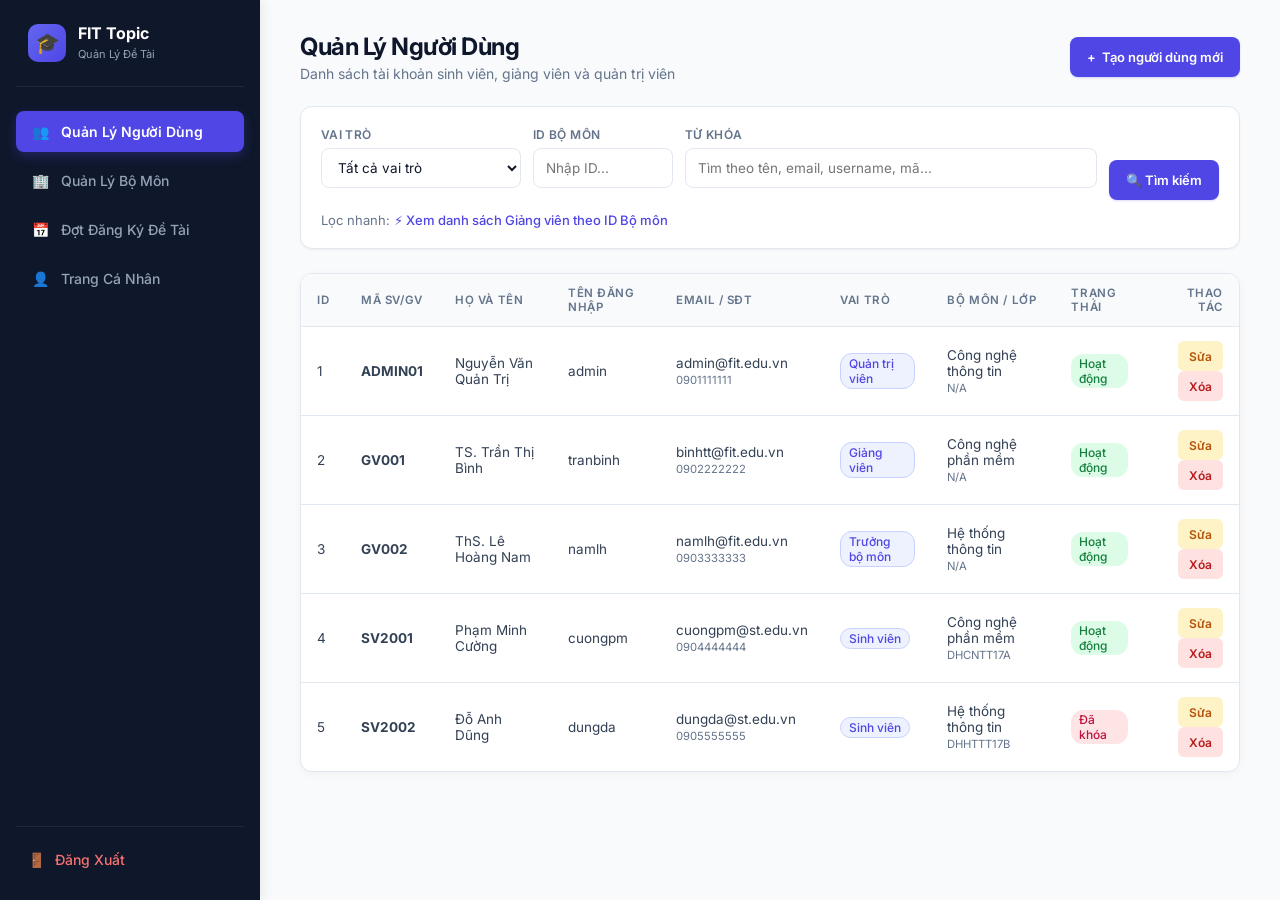
<file: users.html>
<!DOCTYPE html>
<html lang="vi">
<head>
    <meta charset="UTF-8">
    <meta name="viewport" content="width=device-width, initial-scale=1.0">
    <title>Quản Lý Người Dùng - FIT Topic Manager</title>
    <link rel="stylesheet" href="css/style.css">
</head>
<body>
    <div class="app-layout">
        <!-- SIDEBAR MENU BÊN TRÁI -->
        <aside class="sidebar">
            <div class="sidebar-brand">
                <div class="sidebar-brand-icon">🎓</div>
                <div class="sidebar-brand-text">
                    FIT Topic<br>
                    <small style="font-size: 11px; color: #94a3b8; font-weight: normal;">Quản Lý Đề Tài</small>
                </div>
            </div>

            <ul class="sidebar-menu">
                <li class="sidebar-menu-item active">
                    <a href="users.html">
                        <span>👥</span> Quản Lý Người Dùng
                    </a>
                </li>
                <li class="sidebar-menu-item">
                    <a href="departments.html">
                        <span>🏢</span> Quản Lý Bộ Môn
                    </a>
                </li>
                <li class="sidebar-menu-item">
                    <a href="registration-periods.html">
                        <span>📅</span> Đợt Đăng Ký Đề Tài
                    </a>
                </li>
                <li class="sidebar-menu-item">
                    <a href="profile.html">
                        <span>👤</span> Trang Cá Nhân
                    </a>
                </li>
            </ul>

            <div class="sidebar-footer">
                <a href="#" onclick="logout()" style="color: #f87171; text-decoration: none; font-size: 14px; font-weight: 500; display: flex; align-items: center; gap: 10px; padding: 8px 12px;">
                    <span>🚪</span> Đăng Xuất
                </a>
            </div>
        </aside>

        <!-- NỘI DUNG CHÍNH BÊN PHẢI -->
        <main class="main-wrapper">
            <!-- Header trang -->
            <div class="page-header" style="margin-bottom: 24px;">
                <div class="page-title">
                    <h1 style="font-size: 24px; color: #0f172a; margin-bottom: 4px;">Quản Lý Người Dùng</h1>
                    <p style="color: #64748b; font-size: 14px;">Danh sách tài khoản sinh viên, giảng viên và quản trị viên</p>
                </div>
                <div class="header-actions">
                    <button id="btnOpenCreateUser" onclick="openCreateUserModal()" class="btn btn-primary">
                        <span>+</span> Tạo người dùng mới
                    </button>
                </div>
            </div>

            <!-- Bộ lọc -->
            <div class="filter-card" style="margin-bottom: 24px;">
                <div class="filter-grid">
                    <div class="form-group">
                        <label>VAI TRÒ</label>
                        <select id="filterRole">
                            <option value="">Tất cả vai trò</option>
                            <option value="ROLE_STUDENT">Sinh viên</option>
                            <option value="ROLE_LECTURER">Giảng viên</option>
                            <option value="ROLE_DEPARTMENT_HEAD">Trưởng bộ môn</option>
                            <option value="ROLE_ADMIN">Quản trị viên</option>
                        </select>
                    </div>

                    <div class="form-group">
                        <label>ID BỘ MÔN</label>
                        <input type="number" id="filterDeptId" placeholder="Nhập ID...">
                    </div>

                    <div class="form-group">
                        <label>TỪ KHÓA</label>
                        <input type="text" id="filterKeyword" placeholder="Tìm theo tên, email, username, mã...">
                    </div>

                    <button onclick="loadUsers()" class="btn btn-primary" style="align-self: flex-end;">
                        🔍 Tìm kiếm
                    </button>
                </div>

                <div style="margin-top: 12px; font-size: 13px; color: #64748b;">
                    Lọc nhanh: <a href="#" onclick="filterLecturersByDept()" style="color: #4f46e5; text-decoration: none; font-weight: 500;">⚡ Xem danh sách Giảng viên theo ID Bộ môn</a>
                </div>
            </div>

            <!-- Bảng dữ liệu -->
            <div class="table-card">
                <table class="data-table">
                    <thead>
                        <tr>
                            <th>ID</th>
                            <th>MÃ SV/GV</th>
                            <th>HỌ VÀ TÊN</th>
                            <th>TÊN ĐĂNG NHẬP</th>
                            <th>EMAIL / SĐT</th>
                            <th>VAI TRÒ</th>
                            <th>BỘ MÔN / LỚP</th>
                            <th>TRẠNG THÁI</th>
                            <th style="text-align: right;">THAO TÁC</th>
                        </tr>
                    </thead>
                    <tbody id="userTableBody">
                        <tr>
                            <td colspan="9" style="text-align: center; color: #94a3b8; padding: 40px;">Đang tải dữ liệu...</td>
                        </tr>
                    </tbody>
                </table>
            </div>
        </main>
    </div>

    <!-- MODAL TẠO NGƯỜI DÙNG MỚI -->
    <div id="createUserModal" class="modal">
        <div class="modal-content">
            <div class="modal-header">
                <h3>Tạo Tài Khoản Mới</h3>
            </div>
            <form id="createUserForm">
                <div class="form-row">
                    <div class="form-group">
                        <label>Mã SV / GV (*)</label>
                        <input type="text" id="createCode" required>
                    </div>
                    <div class="form-group">
                        <label>Họ và Tên (*)</label>
                        <input type="text" id="createFullName" required>
                    </div>
                </div>

                <div class="form-row">
                    <div class="form-group">
                        <label>Tên đăng nhập (*)</label>
                        <input type="text" id="createUsername" required>
                    </div>
                    <div class="form-group">
                        <label>Mật khẩu (*)</label>
                        <input type="password" id="createPassword" required>
                    </div>
                </div>

                <div class="form-row">
                    <div class="form-group">
                        <label>Email (*)</label>
                        <input type="email" id="createEmail" required>
                    </div>
                    <div class="form-group">
                        <label>Số điện thoại</label>
                        <input type="text" id="createPhone">
                    </div>
                </div>

                <div class="form-row">
                    <div class="form-group">
                        <label>Vai trò (*)</label>
                        <select id="createRole" onchange="toggleCreateStudentClass()">
                            <option value="ROLE_STUDENT">Sinh viên</option>
                            <option value="ROLE_LECTURER">Giảng viên</option>
                            <option value="ROLE_DEPARTMENT_HEAD">Trưởng bộ môn</option>
                            <option value="ROLE_ADMIN">Quản trị viên</option>
                        </select>
                    </div>
                    <div class="form-group">
                        <label>ID Bộ môn</label>
                        <input type="number" id="createDepartmentId" placeholder="Ví dụ: 1">
                    </div>
                </div>

                <div class="form-group" id="createClassGroup">
                    <label>Lớp sinh viên</label>
                    <input type="text" id="createStudentClass" placeholder="Ví dụ: DHCNTT17A">
                </div>

                <div style="display: flex; gap: 8px; justify-content: flex-end; margin-top: 16px;">
                    <button type="button" onclick="closeModal('createUserModal')" class="btn btn-secondary">Hủy</button>
                    <button type="submit" class="btn btn-primary">Tạo Mới</button>
                </div>
            </form>
        </div>
    </div>

    <!-- MODAL SỬA NGƯỜI DÙNG -->
    <div id="editUserModal" class="modal">
        <div class="modal-content">
            <div class="modal-header">
                <h3>Cập Nhật Thông Tin</h3>
            </div>
            <form id="editUserForm">
                <input type="hidden" id="editUserId">
                <div class="form-row">
                    <div class="form-group">
                        <label>Mã SV / GV</label>
                        <input type="text" id="editCode" required>
                    </div>
                    <div class="form-group">
                        <label>Họ và Tên</label>
                        <input type="text" id="editFullName" required>
                    </div>
                </div>

                <div class="form-row">
                    <div class="form-group">
                        <label>Email</label>
                        <input type="email" id="editEmail" required>
                    </div>
                    <div class="form-group">
                        <label>Số điện thoại</label>
                        <input type="text" id="editPhone">
                    </div>
                </div>

                <div class="form-row">
                    <div class="form-group">
                        <label>Vai trò</label>
                        <select id="editRole">
                            <option value="ROLE_STUDENT">Sinh viên</option>
                            <option value="ROLE_LECTURER">Giảng viên</option>
                            <option value="ROLE_DEPARTMENT_HEAD">Trưởng bộ môn</option>
                            <option value="ROLE_ADMIN">Quản trị viên</option>
                        </select>
                    </div>
                    <div class="form-group">
                        <label>ID Bộ môn</label>
                        <input type="number" id="editDepartmentId">
                    </div>
                </div>

                <div class="form-group">
                    <label>Lớp sinh viên</label>
                    <input type="text" id="editStudentClass">
                </div>

                <div style="display: flex; gap: 8px; justify-content: flex-end; margin-top: 16px;">
                    <button type="button" onclick="closeModal('editUserModal')" class="btn btn-secondary">Hủy</button>
                    <button type="submit" class="btn btn-primary">Cập Nhật</button>
                </div>
            </form>
        </div>
    </div>

    <script src="js/mock-api.js"></script>
    <script src="js/users.js"></script>
</body>
</html>
</file>
<file: css/style.css>
@import url('https://fonts.googleapis.com/css2?family=Inter:wght@400;500;600;700&display=swap');

:root {
    --primary: #4f46e5;
    --primary-hover: #4338ca;
    --primary-light: #eef2ff;
    --primary-border: #c7d2fe;
    
    --bg-main: #f8fafc;
    --surface: #ffffff;
    
    --text-heading: #0f172a;
    --text-body: #334155;
    --text-muted: #64748b;
    
    --border: #e2e8f0;
    --border-hover: #cbd5e1;
    
    --radius-sm: 6px;
    --radius-md: 8px;
    --radius-lg: 12px;
    
    --shadow-subtle: 0 1px 2px 0 rgb(0 0 0 / 0.05);
    --shadow-card: 0 1px 3px 0 rgb(0 0 0 / 0.1), 0 1px 2px -1px rgb(0 0 0 / 0.1);
    --shadow-modal: 0 20px 25px -5px rgb(0 0 0 / 0.1), 0 8px 10px -6px rgb(0 0 0 / 0.1);
}

* {
    margin: 0;
    padding: 0;
    box-sizing: border-box;
    font-family: 'Inter', system-ui, -apple-system, sans-serif;
}

body {
    background-color: var(--bg-main);
    color: var(--text-body);
    min-height: 100vh;
    padding-bottom: 60px;
    -webkit-font-smoothing: antialiased;
}

.container {
    max-width: 1240px;
    margin: 40px auto;
    padding: 0 24px;
}

/* ==========================================
   HEADER SECTION
   ========================================== */
.page-header {
    display: flex;
    justify-content: space-between;
    align-items: center;
    margin-bottom: 24px;
}

.page-title h1 {
    font-size: 22px;
    font-weight: 700;
    color: var(--text-heading);
    letter-spacing: -0.02em;
}

.page-title p {
    font-size: 13px;
    color: var(--text-muted);
    margin-top: 2px;
}

.header-actions {
    display: flex;
    gap: 10px;
}

/* ==========================================
   BUTTONS
   ========================================== */
.btn {
    display: inline-flex;
    align-items: center;
    justify-content: center;
    height: 40px;
    padding: 0 16px;
    font-size: 13px;
    font-weight: 600;
    border-radius: var(--radius-md);
    border: 1px solid transparent;
    cursor: pointer;
    transition: all 0.15s ease;
    text-decoration: none;
    gap: 6px;
    white-space: nowrap;
}

.btn-primary {
    background-color: var(--primary);
    color: #ffffff;
    box-shadow: 0 1px 2px rgba(79, 70, 229, 0.2);
}
.btn-primary:hover {
    background-color: var(--primary-hover);
}

.btn-secondary {
    background-color: var(--surface);
    color: var(--text-heading);
    border-color: var(--border);
    box-shadow: var(--shadow-subtle);
}
.btn-secondary:hover {
    background-color: #f1f5f9;
    border-color: var(--border-hover);
}

.btn-ghost {
    background-color: transparent;
    color: var(--primary);
    padding: 0 8px;
    height: 32px;
    font-weight: 500;
}
.btn-ghost:hover {
    background-color: var(--primary-light);
}

.btn-sm {
    height: 30px;
    padding: 0 10px;
    font-size: 12px;
    border-radius: var(--radius-sm);
}

.btn-action-edit {
    background-color: #fef3c7;
    color: #b45309;
}
.btn-action-edit:hover { background-color: #fde68a; }

.btn-action-delete {
    background-color: #fee2e2;
    color: #b91c1c;
}
.btn-action-delete:hover { background-color: #fca5a5; }

/* ==========================================
   FILTER CARD & FORMS
   ========================================== */
.filter-card {
    background: var(--surface);
    border: 1px solid var(--border);
    border-radius: var(--radius-lg);
    box-shadow: var(--shadow-subtle);
    padding: 20px;
    margin-bottom: 24px;
}

.filter-grid {
    display: grid;
    grid-template-columns: 200px 140px 1fr auto;
    gap: 12px;
    align-items: end;
}

.form-group {
    display: flex;
    flex-direction: column;
    gap: 6px;
    margin-bottom: 12px;
}

.form-group label {
    font-size: 12px;
    font-weight: 600;
    color: var(--text-muted);
    text-transform: uppercase;
    letter-spacing: 0.03em;
}

input, select, textarea {
    width: 100%;
    height: 40px;
    padding: 0 12px;
    border: 1px solid var(--border);
    border-radius: var(--radius-md);
    font-size: 13.5px;
    color: var(--text-heading);
    background-color: var(--surface);
    outline: none;
    transition: all 0.15s ease;
}

textarea {
    height: auto;
    padding: 8px 12px;
}

input:focus, select:focus, textarea:focus {
    border-color: var(--primary);
    box-shadow: 0 0 0 3px var(--primary-light);
}

.filter-quick-action {
    margin-top: 14px;
    padding-top: 12px;
    border-top: 1px dashed var(--border);
    display: flex;
    align-items: center;
    gap: 8px;
    font-size: 13px;
    color: var(--text-muted);
}

/* ==========================================
   TABLE CARD
   ========================================== */
.table-card {
    background: var(--surface);
    border: 1px solid var(--border);
    border-radius: var(--radius-lg);
    box-shadow: var(--shadow-subtle);
    overflow: hidden;
}

.data-table {
    width: 100%;
    border-collapse: collapse;
    text-align: left;
}

.data-table th {
    background-color: #f8fafc;
    padding: 12px 16px;
    font-size: 11.5px;
    font-weight: 600;
    text-transform: uppercase;
    letter-spacing: 0.05em;
    color: var(--text-muted);
    border-bottom: 1px solid var(--border);
}

.data-table td {
    padding: 14px 16px;
    font-size: 13.5px;
    border-bottom: 1px solid var(--border);
    color: var(--text-body);
    vertical-align: middle;
}

.data-table tbody tr:last-child td {
    border-bottom: none;
}

.data-table tbody tr:hover {
    background-color: #f8fafc;
}

/* Badges */
.badge {
    display: inline-flex;
    align-items: center;
    padding: 2px 8px;
    border-radius: 12px;
    font-size: 12px;
    font-weight: 500;
}

.badge-success { background-color: #dcfce7; color: #15803d; }
.badge-danger { background-color: #ffe4e6; color: #be123c; }
.badge-role { background-color: var(--primary-light); color: var(--primary); border: 1px solid var(--primary-border); }

/* ==========================================
   CARDS & PROFILE/REGISTER STYLES
   ========================================== */
.card {
    background: var(--surface);
    border: 1px solid var(--border);
    border-radius: var(--radius-lg);
    box-shadow: var(--shadow-card);
    padding: 32px;
    max-width: 480px;
    margin: 40px auto;
}

.card-wide {
    max-width: 680px;
}

.card h2 {
    font-size: 20px;
    font-weight: 700;
    color: var(--text-heading);
    margin-bottom: 20px;
    text-align: center;
}

.info-grid {
    display: grid;
    grid-template-columns: repeat(2, 1fr);
    gap: 16px;
    margin-top: 20px;
}

.info-item {
    display: flex;
    flex-direction: column;
    gap: 4px;
}

.info-item label {
    font-size: 12px;
    color: var(--text-muted);
    font-weight: 600;
    text-transform: uppercase;
}

.info-item span {
    font-size: 14px;
    color: var(--text-heading);
    font-weight: 500;
}

.text-center {
    text-align: center;
    margin-top: 16px;
}

.text-center a {
    color: var(--primary);
    font-weight: 600;
    text-decoration: none;
}

.text-center a:hover {
    text-decoration: underline;
}

/* ==========================================
   MODAL
   ========================================== */
.modal {
    display: none;
    position: fixed;
    inset: 0;
    background-color: rgba(15, 23, 42, 0.4);
    backdrop-filter: blur(4px);
    z-index: 50;
    justify-content: center;
    align-items: center;
    padding: 20px;
}

.modal-content {
    background: var(--surface);
    border-radius: var(--radius-lg);
    box-shadow: var(--shadow-modal);
    width: 100%;
    max-width: 560px;
    padding: 24px;
    border: 1px solid var(--border);
}

.modal-header {
    margin-bottom: 20px;
    padding-bottom: 12px;
    border-bottom: 1px solid var(--border);
}

.modal-header h3 {
    font-size: 18px;
    font-weight: 700;
    color: var(--text-heading);
}

.form-row {
    display: grid;
    grid-template-columns: 1fr 1fr;
    gap: 12px;
}

@media (max-width: 768px) {
    .filter-grid, .info-grid, .form-row { grid-template-columns: 1fr; }
    .page-header { flex-direction: column; align-items: flex-start; gap: 12px; }
}
/* ==========================================
   LAYOUT DASHBOARD CÓ SIDEBAR BÊN TRÁI
   ========================================== */
body {
    margin: 0;
    padding: 0;
    font-family: 'Inter', -apple-system, BlinkMacSystemFont, sans-serif;
    background-color: #f8fafc;
    color: #334155;
}

.app-layout {
    display: flex;
    min-height: 100vh;
}

/* SIDEBAR BÊN TRÁI */
.sidebar {
    width: 260px;
    background-color: #0f172a; /* Màu tối cao cấp */
    color: #f8fafc;
    display: flex;
    flex-direction: column;
    padding: 24px 16px;
    position: fixed;
    top: 0;
    bottom: 0;
    left: 0;
    z-index: 100;
    box-shadow: 2px 0 12px rgba(0, 0, 0, 0.08);
}

.sidebar-brand {
    display: flex;
    align-items: center;
    gap: 12px;
    padding: 0 12px 24px 12px;
    border-bottom: 1px solid #1e293b;
    margin-bottom: 24px;
}

.sidebar-brand-icon {
    width: 38px;
    height: 38px;
    background: linear-gradient(135deg, #6366f1, #4f46e5);
    border-radius: 10px;
    display: flex;
    align-items: center;
    justify-content: center;
    color: white;
    font-size: 20px;
}

.sidebar-brand-text {
    font-size: 16px;
    font-weight: 700;
    color: #ffffff;
    line-height: 1.2;
}

.sidebar-menu {
    list-style: none;
    padding: 0;
    margin: 0;
    display: flex;
    flex-direction: column;
    gap: 8px;
    flex: 1;
}

.sidebar-menu-item a {
    display: flex;
    align-items: center;
    gap: 12px;
    padding: 12px 16px;
    color: #94a3b8;
    text-decoration: none;
    font-size: 14px;
    font-weight: 500;
    border-radius: 8px;
    transition: all 0.2s ease;
}

.sidebar-menu-item a:hover {
    background-color: #1e293b;
    color: #ffffff;
}

.sidebar-menu-item.active a {
    background-color: #4f46e5;
    color: #ffffff;
    font-weight: 600;
    box-shadow: 0 4px 12px rgba(79, 70, 229, 0.3);
}

.sidebar-footer {
    padding-top: 16px;
    border-top: 1px solid #1e293b;
}

/* PHẦN NỘI DUNG CHÍNH (BÊN PHẢI SIDEBAR) */
.main-wrapper {
    margin-left: 260px; /* Nhường chỗ cho Sidebar */
    flex: 1;
    padding: 32px 40px;
    min-height: 100vh;
    box-sizing: border-box;
}

/* Đảm bảo bảng không bị tràn */
.table-card {
    background: #ffffff;
    border-radius: 12px;
    box-shadow: 0 2px 8px rgba(0,0,0,0.04);
    border: 1px solid #e2e8f0;
    overflow: hidden;
}
</file>
